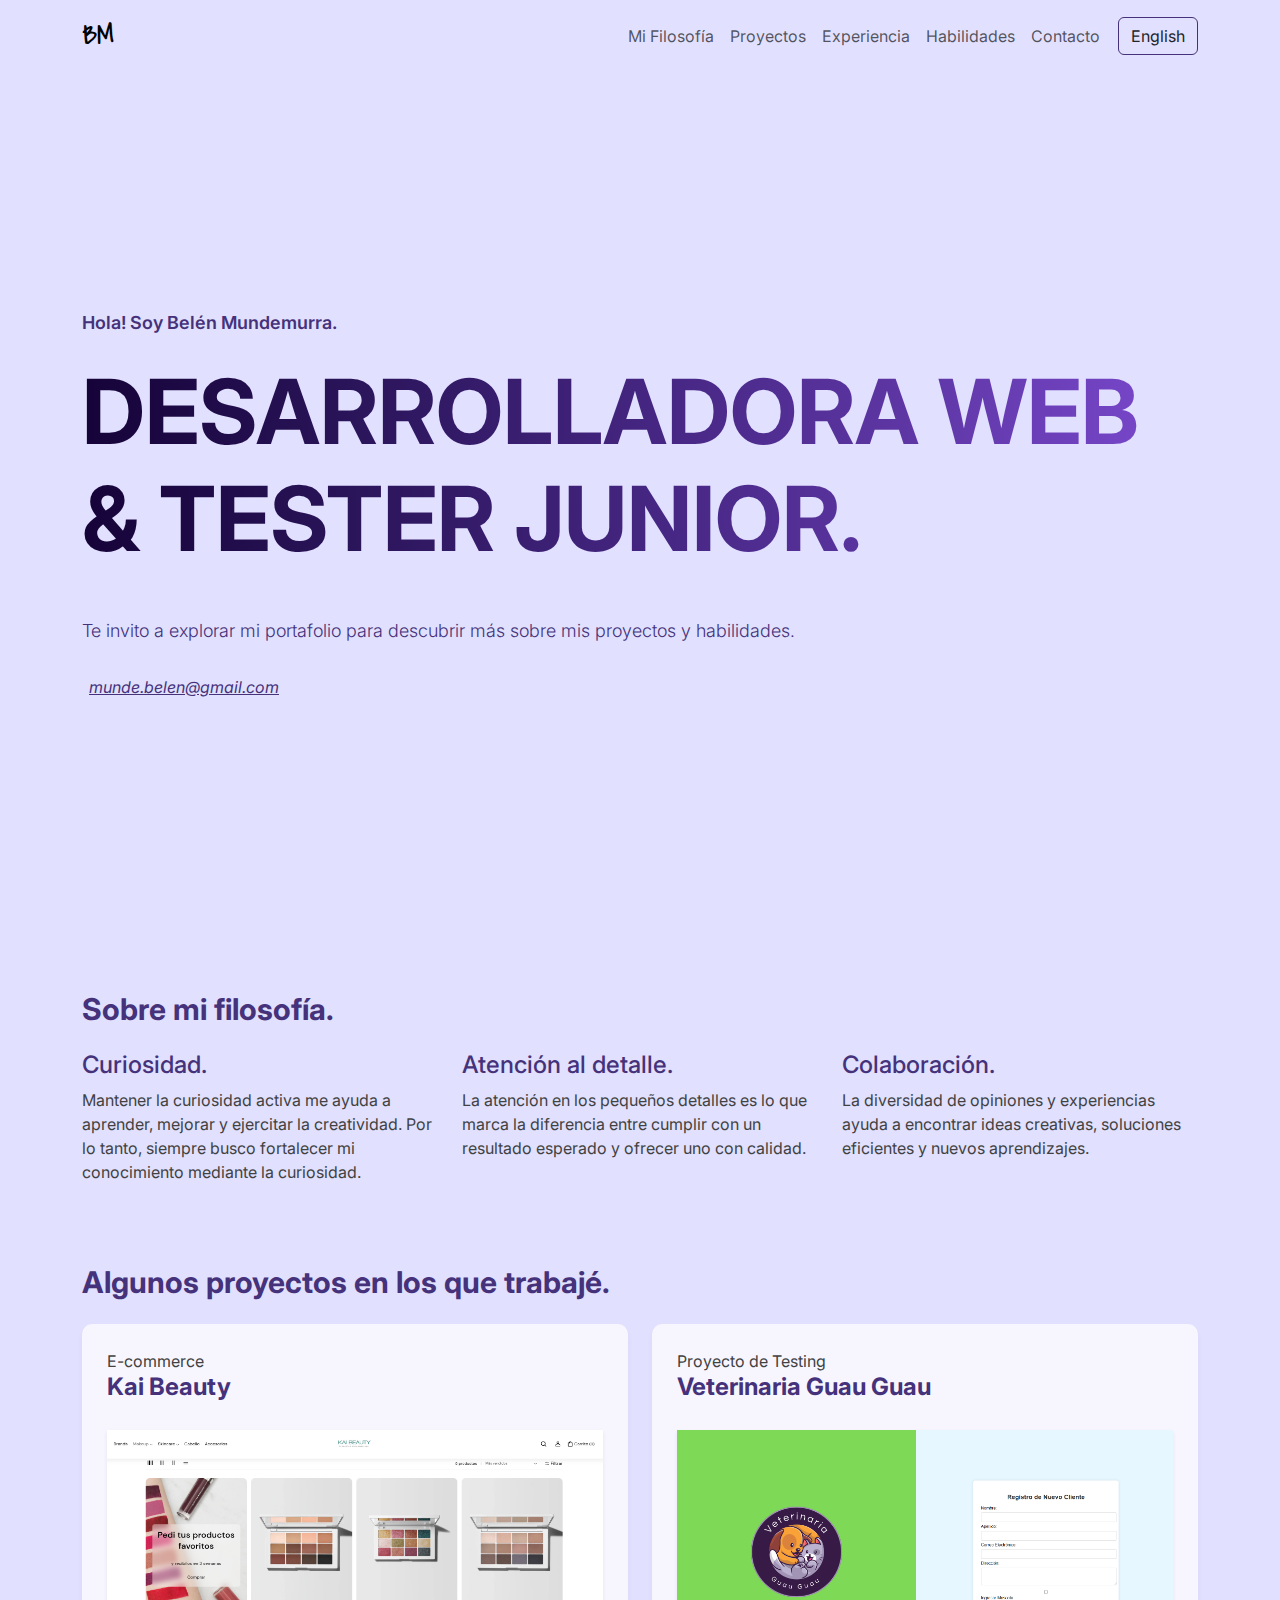
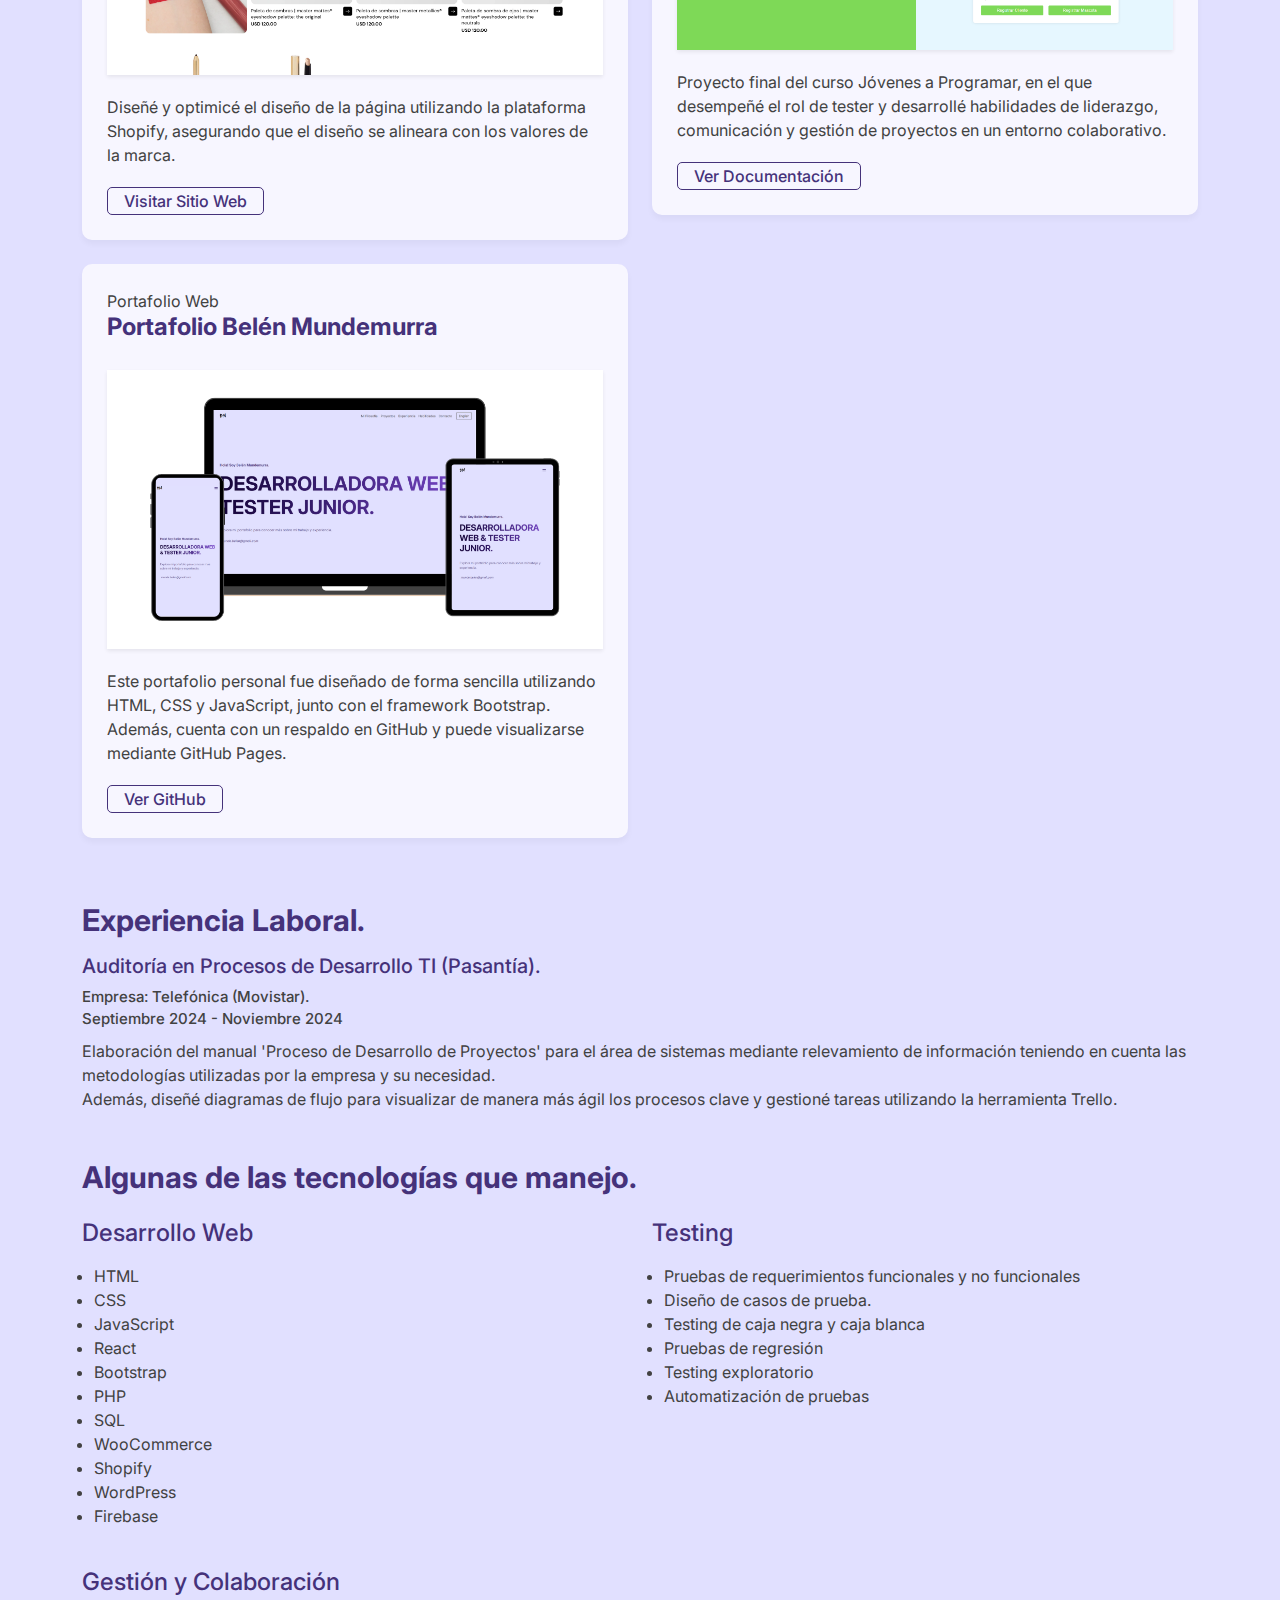
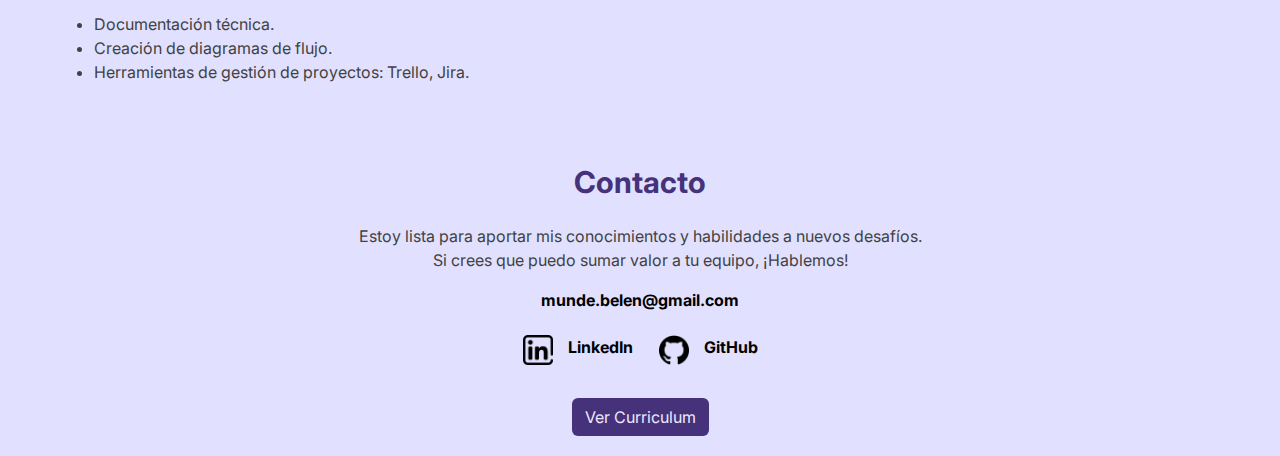
<file: docs/index.html>
<!DOCTYPE html>
<html lang="es">
<head>
  <meta charset="UTF-8">
  <meta name="viewport" content="width=device-width, initial-scale=1.0">
  <title>Belén Mundemurra</title>

   <!-- Favicon  -->
  <link rel="icon" href="img/logo.png" type="image/png">


  <!-- CSS de Bootstrap  -->
  <link href="https://cdn.jsdelivr.net/npm/bootstrap@5.3.0-alpha1/dist/css/bootstrap.min.css" rel="stylesheet">
  <!-- Estilos de Portfolio  -->  
  <link rel="stylesheet" href="./Styles/home.css">

  <!-- Fuente de Google Fonts - Red Hat Display  -->  
  <link rel="preconnect" href="https://fonts.googleapis.com">
  <link rel="preconnect" href="https://fonts.gstatic.com" crossorigin>
  <link href="https://fonts.googleapis.com/css2?family=Caveat:wght@400..700&family=Covered+By+Your+Grace&family=Inter:ital,opsz,wght@0,14..32,100..900;1,14..32,100..900&display=swap" rel="stylesheet">


</head>

<body>
  <nav class="navbar navbar-expand-lg close-mobile">
    <div class="container">
      <a class="navbar-brand navClose" href="#home" id="nav-home">BM</a>

      <button type="button" class="navbar-button navbar-toggler" data-bs-toggle="collapse" data-bs-target="#navbarNav" class="navbar-button">
        <span class="line"></span>
        <span class="line"></span>
      </button>
    
        <div class="collapse navbar-collapse" id="navbarNav">
          <ul class="navbar-nav"> 
            <li class="nav-item"><a class="nav-link navClose" id="nav-about" href="#about">Mi Filosofía</a></li>
            <li class="nav-item"><a class="nav-link navClose" id="nav-projects" href="#projects">Proyectos</a></li>
            <li class="nav-item"><a class="nav-link navClose" id="nav-experience" href="#experience">Experiencia</a></li>
            <li class="nav-item"><a class="nav-link navClose" id="nav-skills" href="#skills">Habilidades</a></li>
            <li class="nav-item"><a class="nav-link navClose" id="nav-contact" href="#contact">Contacto</a></li>
          </ul>
          <button id="language-btn" class="btn">English</button>
        </div>
      </div>
      </div>

  </nav>

  <!-- Sección de Home-->
  <section id="home" class="home navClose">
    <div class="container">
      <h2 id="home-name" class="home-name mb-4">Hola! Soy Belén Mundemurra.</h2>
      <h1 id="home-title" class="home-title mb-4">Desarrolladora Web & Tester Junior.</h1>
      <p id="home-text" class="home-text mb-4">Te invito a explorar mi portafolio para descubrir más sobre mis proyectos y habilidades.</p>

      <p class="home-mail mb-4 email" id="email">munde.belen@gmail.com</p>

      <!-- Contenedor de la alerta personalizada -->
      <div class="custom-alert" id="alert">Email copiado</div>
    </div>
  </section>
 
  <!-- Sección de Filosofía-->
  <section id="about" class="philosophy-section">
    <div class="container">
        <h2 id="about-title" class="mb-4 philosophy-title general-title">Sobre mi filosofía.</h2>
        <div class="row">
            <!-- F1 - Creatividad -->
            <div class="col-12 col-md-4 mb-4">
                <div class="philosophy-box">
                    <h4 id="about-title-box" >Curiosidad.</h4>
                    <p id="about-text" class="about-text">Mantener la curiosidad activa me ayuda a aprender, mejorar y ejercitar la creatividad. Por lo tanto, siempre busco fortalecer mi conocimiento mediante la curiosidad.</p>
                </div>
            </div>
            <!-- F2 - Atención al detalle -->
            <div class="col-12 col-md-4 mb-4">
                <div class="philosophy-box">
                    <h4 id="testing-title-box" >Atención al detalle.</h4>
                    <p id="testing-text">La atención en los pequeños detalles es lo que marca la diferencia entre cumplir con un resultado esperado y ofrecer uno con calidad.</p>
                </div>
            </div>
            <!-- F3 - Colaboración -->
            <div class="col-12 col-md-4 mb-4">
                <div class="philosophy-box">
                    <h4 id="collaboration-title-box" >Colaboración.</h4>
                    <p id="collaboration-text">La diversidad de opiniones y experiencias ayuda a encontrar ideas creativas, soluciones eficientes y nuevos aprendizajes.</p>
                </div>
            </div>
        </div>
    </div>
  </section>

<!-- Sección de Proyectos -->
<section id="projects">
  <div class="container proyects">
    <h2 id="projects-title" class="mb-4  general-title">Algunos proyectos en los que trabajé.</h2>
    <div class="row">
      <!-- Proyecto 1 -->
      <div class="col-12 col-md-6 mb-4">
        <div class="project-box">
          <p>E-commerce</p>
          <h4 class="project1-title" >Kai Beauty</h4>
          <img src="img/kaibeauty.png" alt="" class="shadow-sm">
          <p id="project1-desc">
            Diseñé y optimicé el diseño de la página utilizando la plataforma Shopify, asegurando que el diseño se alineara con los valores de la marca. 
          </p>
          <button>
            <a href="https://kai.uy/" target="_blank" id="btn-project1">Visitar Sitio Web</a>
          </button>
        </div>
      </div>

      <!-- Proyecto 2 -->
      <div class="col-12 col-md-6 mb-4">
        <div class="project-box">
          <p id="project2-subtitle" >Proyecto de Testing</p>
          <h4 id="project2-title" class="project1-title">Veterinaria Guau Guau</h4>
          <img src="img/veterinaria.png" alt="" class="shadow-sm">
          
          <p id="project2-desc">
            Proyecto final del curso Jóvenes a Programar, en el que desempeñé el rol de tester y desarrollé habilidades de liderazgo, comunicación y gestión de proyectos en un entorno colaborativo.
          </p>
          <button>
            <a href="img/Final Executive Testing Report - BM.pdf" target="_blank" id="btn-project2">Ver Documentación</a>
          </button>
        </div>
      </div>

      <!-- Proyecto 3 -->
      <div class="col-12 col-md-6 mb-4">
        <div class="project-box">
          <p id="project3-subtitle" >Portafolio Web</p>
          <h4 id="project3-title" class="project1-title">Portafolio Belén Mundemurra</h4>
          <img src="img/portfolio.png" alt="" class="shadow-sm">

          <p id="project3-desc">
            Este portafolio personal fue diseñado de forma sencilla utilizando HTML, CSS y JavaScript, junto con el framework Bootstrap. Además, cuenta con un respaldo en GitHub y puede visualizarse mediante GitHub Pages.
          </p>
          <button>
            <a href="https://github.com/BelenMundemurra/bm-portfolio" target="_blank" id="btn-project3">Ver GitHub</a>
          </button>
        </div>
      </div>
    </div>
  </div>
</section>

  <!-- Sección de Experiencia -->
  <section id="experience">
    <div class="container">
        <h2 id="experience-title" class="general-title">Experiencia Laboral.</h2>
        <div class="row">
            <div class="col-12">
                <div class="experience-box">
                    <h4 id="internship-title">Auditoría en Procesos de Desarrollo TI (Pasantía).</h4>
                    <p id="internship-company" class="internship-info">Empresa: Telefónica (Movistar).</p>
                    <p id="internship-period" class="internship-info">Septiembre 2024 - Noviembre 2024</p>
                    <p id="internship-desc"> 
                      Elaboración del manual 'Proceso de Desarrollo de Proyectos' para el área de sistemas mediante relevamiento de información teniendo en cuenta las metodologías 
                      utilizadas por la empresa y su necesidad.
                      <br>
                      Además, diseñé diagramas de flujo para visualizar de manera más ágil los procesos clave y gestioné tareas utilizando la herramienta Trello.
                    </p>
                </div>
            </div>
        </div>
    </div>
  </section>

  <!-- Sección de Habilidades -->
  <section id="skills">
    <div class="container">
        <h2 id="skills-title" class="general-title">Algunas de las tecnologías que manejo.</h2>
        <div class="row">
            <div class="col-12 col-md-6 mb-4">
                <div class="skills-box">
                    <h4 class="mb-3" id="web-dev-title">Desarrollo Web</h4>
                    <ul>
                        <li>HTML</li>
                        <li>CSS</li>
                        <li>JavaScript</li>
                        <li>React</li>
                        <li>Bootstrap</li>
                        <li>PHP</li>
                        <li>SQL</li>
                        <li>WooCommerce</li>
                        <li>Shopify</li>
                        <li>WordPress</li>
                        <li>Firebase</li>
                    </ul>
                </div>
            </div>
            <div class="col-12 col-md-6 mb-4">
                <div class="skills-box">
                    <h4 class="mb-3" id="testing-title">Testing</h4>
                    <ul>
                      <li id="testing-functional">Pruebas de requerimientos funcionales y no funcionales</li>
                      <li id="testing-test-cases">Diseño de casos de prueba.</li>
                      <li id="testing-black-white">Testing de caja negra y caja blanca</li>
                      <li id="testing-regression">Pruebas de regresión</li>
                      <li id="testing-exploratory">Testing exploratorio</li>
                      <li id="testing-automation">Automatización de pruebas</li>
                    </ul>
                </div>
            </div>
            <div class="col-12 col-md-6 mb-4">
                <div class="skills-box">
                    <h4 class="mb-3" id="management-title">Gestión y Colaboración</h4>
                    <ul>
                      <li id="management-docs">Documentación técnica.</li>
                      <li id="management-diagrams">Creación de diagramas de flujo.</li>
                      <li id="management-tools">Herramientas de gestión de proyectos: Trello, Jira.</li>
                    </ul>
                </div>
            </div>
        </div>
    </div>
  </section>

  

    <!-- Sección de contacto -->
    <section id="contact">
      <div class="container contact-section">
        <h2 id="contact-title" class="mb-4 general-title text-center">Contacto</h2>
        <div class="d-flex flex-column align-items-center">
          <p class="text-center" id="contact-desc">Estoy lista para aportar mis conocimientos y habilidades a nuevos desafíos. <br> Si crees que puedo sumar valor a tu equipo, ¡Hablemos!</p>

          <!-- Email -->
          <p id="contact-mail" class="text-center email" onclick="openGmail()">munde.belen@gmail.com</p>
          <div class="box-contact-social">
            <!-- LinkedIn Link -->
            <a id="contact-linkedin" href="https://www.linkedin.com/in/bel%C3%A9n-mundemurra/" target="_blank" class="btn btn-link mb-3">
              <img src="img/linkedin.png" alt="">
              <p>LinkedIn</p>
            </a>
                    
            <!-- GitHub Link -->
            <a id="contact-github" href="https://github.com/BelenMundemurra" target="_blank" class="btn btn-link mb-3">
              <img src="img/github.png" alt="">
              <p>GitHub</p>
            </a>
          </div>

          <!-- CV -->
          <button class="btn btn-contacto" id="view-cv">Ver Curriculum</button>
          
          <!-- CV Modal -->
          <div id="cv-modal" class="modal fade" tabindex="-1" aria-labelledby="cvModalLabel" aria-hidden="true">
            <div class="modal-dialog modal-lg">
              <div class="modal-content">
                <div class="modal-header">
                  <button type="button" class="btn-close" data-bs-dismiss="modal" aria-label="Close"></button>
                </div>
                <div class="modal-body">
                  <img src="img/cv-espanol.png" alt="" width="100%"  style="border: none;" id="language-image">
                </div>
                <div class="modal-footer">
                  <a id="contact-download" href="files/cv-espanol.pdf" download class="btn btn-contacto" >Descargar Currículum</a>
                </div>
              </div>
            </div>
          </div>
        </div>
      </div>
    </section>
  
    <!-- Botón de flecha para subir -->
    <button id="scroll-top" onclick="window.scrollTo({top: 0, behavior: 'smooth'});">
      ↑
    </button>
  
    
  <script src="https://cdn.jsdelivr.net/npm/@popperjs/core@2.11.6/dist/umd/popper.min.js"></script>
  <script src="https://cdn.jsdelivr.net/npm/bootstrap@5.3.0-alpha1/dist/js/bootstrap.min.js"></script>
  <script src="home.js" defer></script>
</body>
</html>
</file>
<file: docs/Styles/home.css>
/* Estilos Generales y Scroll-top */
body {
  scroll-behavior: smooth;
  font-family: "Inter", serif;
  font-style: normal;
  font-weight: 400;
  color: #424242;
  background-color: rgb(225, 224, 255);
}
section {
  padding: 20px 20px;
}

#scroll-top {
  position: fixed;
  bottom: 20px;
  right: 20px;
  display: none;
  font-size: 24px;
  background: rgb(69, 50, 122);
  border-radius: 20%;
  color: white;
  border: none;
  cursor: pointer;
  padding: 6px 15px;
}

/* Estilos titulos */
.general-title {
font-size: 30px;
font-weight: bold;
color: rgb(69, 50, 122);
font-size: clamp(26px, 5vw, var(32px));
}
/* Estilos sub titulos */



/* Fin Estilos Generales */



/* Estilos Navbar */
.navbar-brand {
font-family: "Covered By Your Grace", serif;
font-size: 30px;
}

.navbar-collapse {
display: flex;
flex-direction: row;
justify-content: end;

button:hover {
  background-color: rgb(69, 50, 122);
  color: rgb(238, 232, 255);
}

button {
 border: 1px solid rgb(69, 50, 122);
 margin-left: 10px;
}
}

/* Fin Estilos Navbar*/
/* Estilos Navbar Mobile*/
@media (max-width: 991px) {
.navbar-button {
position: relative;
background: transparent;
border: none;
z-index: 1000;
}

.line {
display: block;
width: 20px; 
height: 3px; 
margin: 5px auto;
background-color: rgb(69, 50, 122);
transition: transform 0.5s ease, opacity 0.5s ease; 
}

.navbar-button.active .line:first-child {
transform: rotate(45deg) translate(5px, 1px);
}

.navbar-button.active .line:last-child {
transform: rotate(-45deg) translate(5px, -1px);
}

.navbar-collapse {
position: absolute;
flex-direction: column;
align-items: start;
justify-content: start;
top: 0px;
right: 0px;
width: 80%;
height: 100vh;
z-index: 2;
padding-top: 70px;
background-color: rgb(245, 243, 252);
transition: height 0.1s ease;
}

.navbar-nav {
width: 100%;
}
.navbar-collapse button {
  margin: 20px;
  font-weight: bold;
}

.nav-item a {
margin:10px 20px 0px 20px;
font-weight: bold;
color:rgb(69, 50, 122);
border-bottom: rgb(69, 50, 122) solid 2px;
}

.nav-link:focus, .nav-link:hover {
color: rgb(69, 50, 122);
}

.navbar-toggler {
  border-color: transparent;
}
}

.blur {
filter: blur(2.4px);
}

.overflow {
overflow: hidden;
}

/* Fin Estilos Navbar Mobile*/

/* Estilos Home*/
.home {
height: 100vh;
display: flex;
flex-direction: column;
justify-content: center;
background-size: cover;
color: rgb(69, 50, 122);
}

.home-name {
font-size: 18px;
font-weight: 600;
}

.home-title {
text-transform: uppercase;
font-size: 7vw;
font-weight: bold;
background: linear-gradient(to right, #150338, #2b155b, #442580, #5f37a6, #7b49cf);
-webkit-background-clip: text; 
-webkit-text-fill-color: transparent; 
}

.home-text {
padding-top: 20px;
font-size: 18px;
font-weight: 300;
}

.home-mail {
  padding: 7px;
  font-style: italic;
  color: rgb(69, 50, 122);
  text-decoration: underline;
  cursor: pointer;
}

/* Estilo de la alerta personalizada */
.custom-alert {
  display: none;
  position: fixed;
  top: 20px;
  right: 20px;
  background-color:  rgb(69, 50, 122);
  color: rgb(237, 232, 252);
  padding: 10px 20px;
  border-radius: 5px;
  box-shadow: 0 2px 5px rgba(0, 0, 0, 0.2);
  z-index: 1000;
  font-weight: bold;
}

.custom-alert.show {
  display: block;
  animation: fadeInOut 2s forwards;
}

@keyframes fadeInOut {
  0% { opacity: 0; transform: translateY(-10px); }
  10%, 90% { opacity: 1; transform: translateY(0); }
  100% { opacity: 0; transform: translateY(-10px); }
}




/* Fin Estilos Home*/

/* Estilos Filosofía*/
.philosophy-box h4 {
color: rgb(69, 50, 122);
font-weight: 500;
}
/* Fin Estilos Filosofía*/


/* Estilos Proyectos*/
.sub-title {
margin: 0px;
}
.project-box {
border-radius: 10px;
background-color: rgb(247, 246, 255);
box-shadow: 0 4px 6px rgba(0, 0, 0, 0.041);
transition: transform 0.3s;
padding: 25px;

p {
  margin: 0px;
}
}

.project-box:hover {
transform: translateY(-5px);
}
.project-box img {
width: 100%;
height: 50%;
margin: 20px 0px;
overflow: hidden;
}

.project-box h4 {
font-weight: bold;
}

.project1-title {
color: rgb(69, 50, 122);
}

.project-box button {
background-color: transparent;
border: 1.5px solid rgb(69, 50, 122);
border-radius: 5px;
margin-top: 20px;
a {
  text-decoration: none;
  color: rgb(69, 50, 122);
  font-weight: 500;
  padding: 10px;
}
}


/*Estilos Experiencia*/
#internship-title {
font-size: 20px;
margin: 8px 0px;
color: rgb(69, 50, 122);
}

.internship-info {
font-size: 15px;
margin: 0px;
font-weight: 500;
}

#internship-desc {
margin: 8px 0px;
}


/*Estilos Habilidades*/
.skills-box {
border: none;

h4 {
  color: rgb(69, 50, 122);
  font-weight: 500;
}

ul {
  padding: 0px 12px;
}
}

#skills-title {
margin-bottom: 24px;
}
/*Estilos Contacto*/
#contact-mail {
  font-weight: bold;
  color: black;
  cursor: pointer;
}

.box-contact-social {
  display: flex;
}

.btn-contacto {
  background-color: rgb(69, 50, 122);
  color: rgb(238, 232, 255);
}

.btn-contacto:hover {
 border: 1px solid rgb(69, 50, 122);
}

.btn-link {
display: flex;
color: black;
text-decoration: none;
font-weight: bold;
}

.btn-link:hover {
color: black;
}

.btn-link:active {
  color: black !important;
}

.btn-link img {
  width: 30px;
  height: 30px;
  margin-right: 15px;
}
</file>
